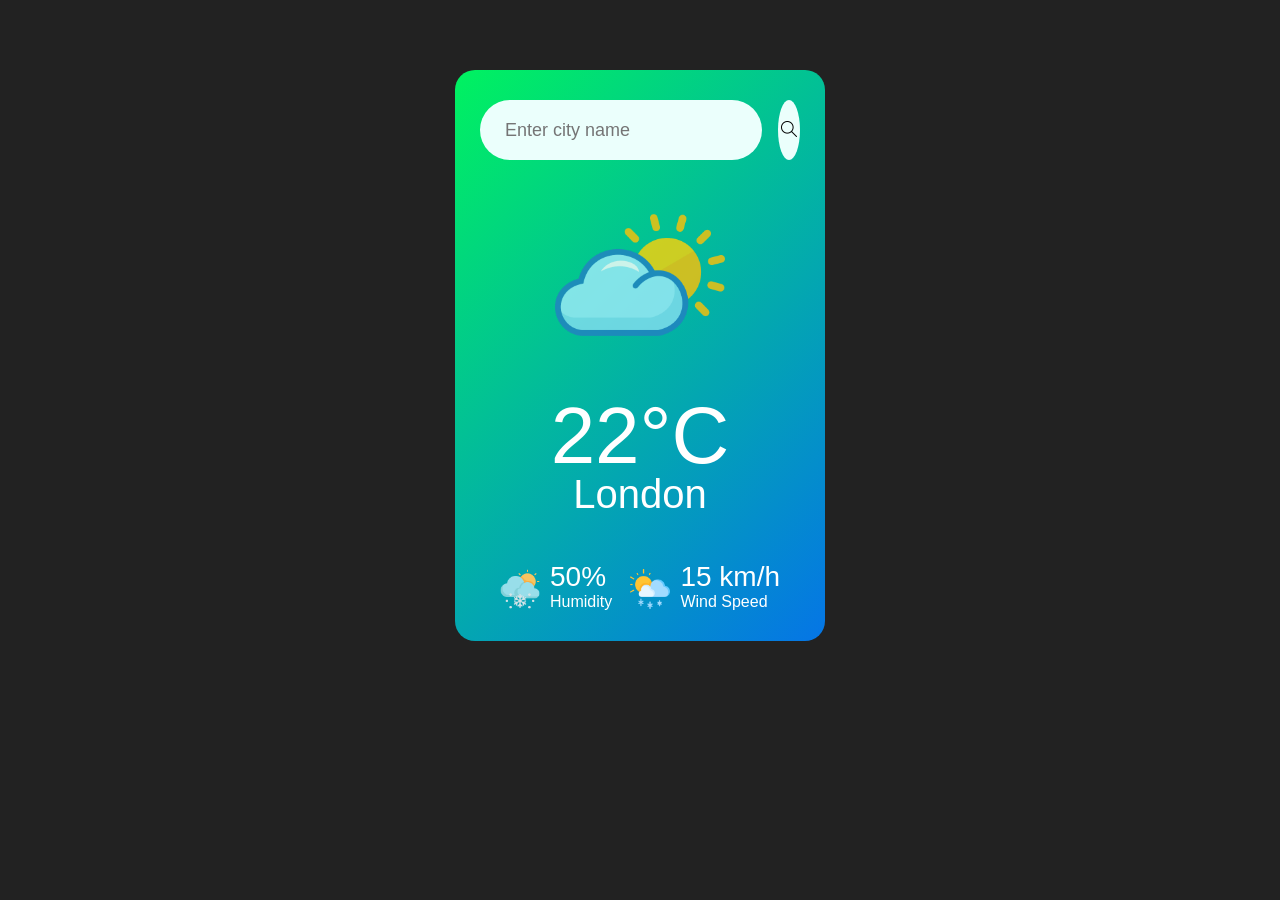
<file: index.html>
<!DOCTYPE html>
<html lang="en">
<head>
    <meta charset="UTF-8">
    <meta name="viewport" content="width=device-width, initial-scale=1.0">
    <link rel="stylesheet" href="style.css">
    <title>Wheather App</title>
</head>
<body>
   

    

<div class="card">
    <div class="search">
        <input type="text" placeholder="Enter city name" spellcheck="false">
        <button><img src="search_3856329.png" alt="search"></button>
    </div>
    <div class="weather">
        <img src="weather-icon.webp" class="weather-icon">
        <h1 class="temp">22°C</h1>
        <h2 class="city">London</h2>
        <div class="details">
            <div class="col">
                <img src="weather_14407522.png">
                <div>
                    <p class="humidity">50%</p>
                    <p>Humidity</p>
                </div>
            </div>
            <div class="col">
                <img src="snowy_7774348.png">
                <div>
                    <p class="wind">15 km/h</p>
                    <p>Wind Speed</p>
                </div>
            </div>
        </div>
    </div>
</div>
<script src="jawa.js"></script>
    
</body>
</html>
</file>
<file: style.css>
* {
    margin: 0;
    padding: 0;
    font-family: 'Poppins', sans-serif;
    box-sizing: border-box;
}

body {
    background: #222;
}

.card {
    width: 70%;
    max-width: 370px;
    background: linear-gradient(135deg, #00f260, #0575e6);
    color: #fff;
    margin: 70px auto 0;
    border-radius: 20px;
    padding: 30px 25px;
    text-align: center;
}

.search {
    width: 100%;
    display: flex;
    align-items: center;
    justify-content: space-between;
}

.search input {
    border: 0;
    outline: 0;
    background: #ebfffc;
    color: #555;
    padding: 10px 25px;
    height: 60px;
    border-radius: 30px;
    flex: 1;
    margin-right: 16px;
    font-size: 18px;
}

.search button {
    border: 0;
    outline: 0;
    background: #ebfffc;
    border-radius: 50%;
    width: 80px;
    height: 60px;
    cursor: pointer;
}

.search button img {
    width: 16px;
}

/* YEH NEW SECTION ADD HUA HAI - WEATHER ICON KI ALIGNMENT KE LIYE */
.weather-icon {
    width: 170px;
    margin-top: 30px;
    margin-bottom: 30px;
    margin-left: auto;
    margin-right: auto;
    display: block;
    opacity: 0.8; /* Yeh design ko gradient ke saath mix karega */
}

.temp {
    font-size: 80px;
    font-weight: 500;
}

.city {
    font-size: 40px;
    font-weight: 400;
    margin-top: -10px;
}

.details {
    display: flex;
    align-items: center;
    justify-content: space-between;
    padding: 0 20px;
    margin-top: 50px;
}

.col {
    display: flex;
    align-items: center;
    text-align: left;
}

.col img {
    width: 40px;
    margin-right: 10px;
}

.humidity,
.wind {
    font-size: 28px;
    margin-top: -6px;
}
/* Mobile Devices ke liye adjustments */
@media (max-width: 600px) {
    .card {
        width: 90%; /* Card ko screen ke hisab se chota kar dega */
        padding: 20px;
        margin: 10px auto;
    }

    .search input {
        width: 70%; /* Search bar ko adjust karega */
        font-size: 16px; /* Taake zoom na ho */
    }

    .weather h1 {
        font-size: 45px; /* Temperature ka size chota karega */
    }

    .details {
        flex-direction: column; /* Columns ko upar niche kar dega */
        gap: 20px;
    }
}
</file>
